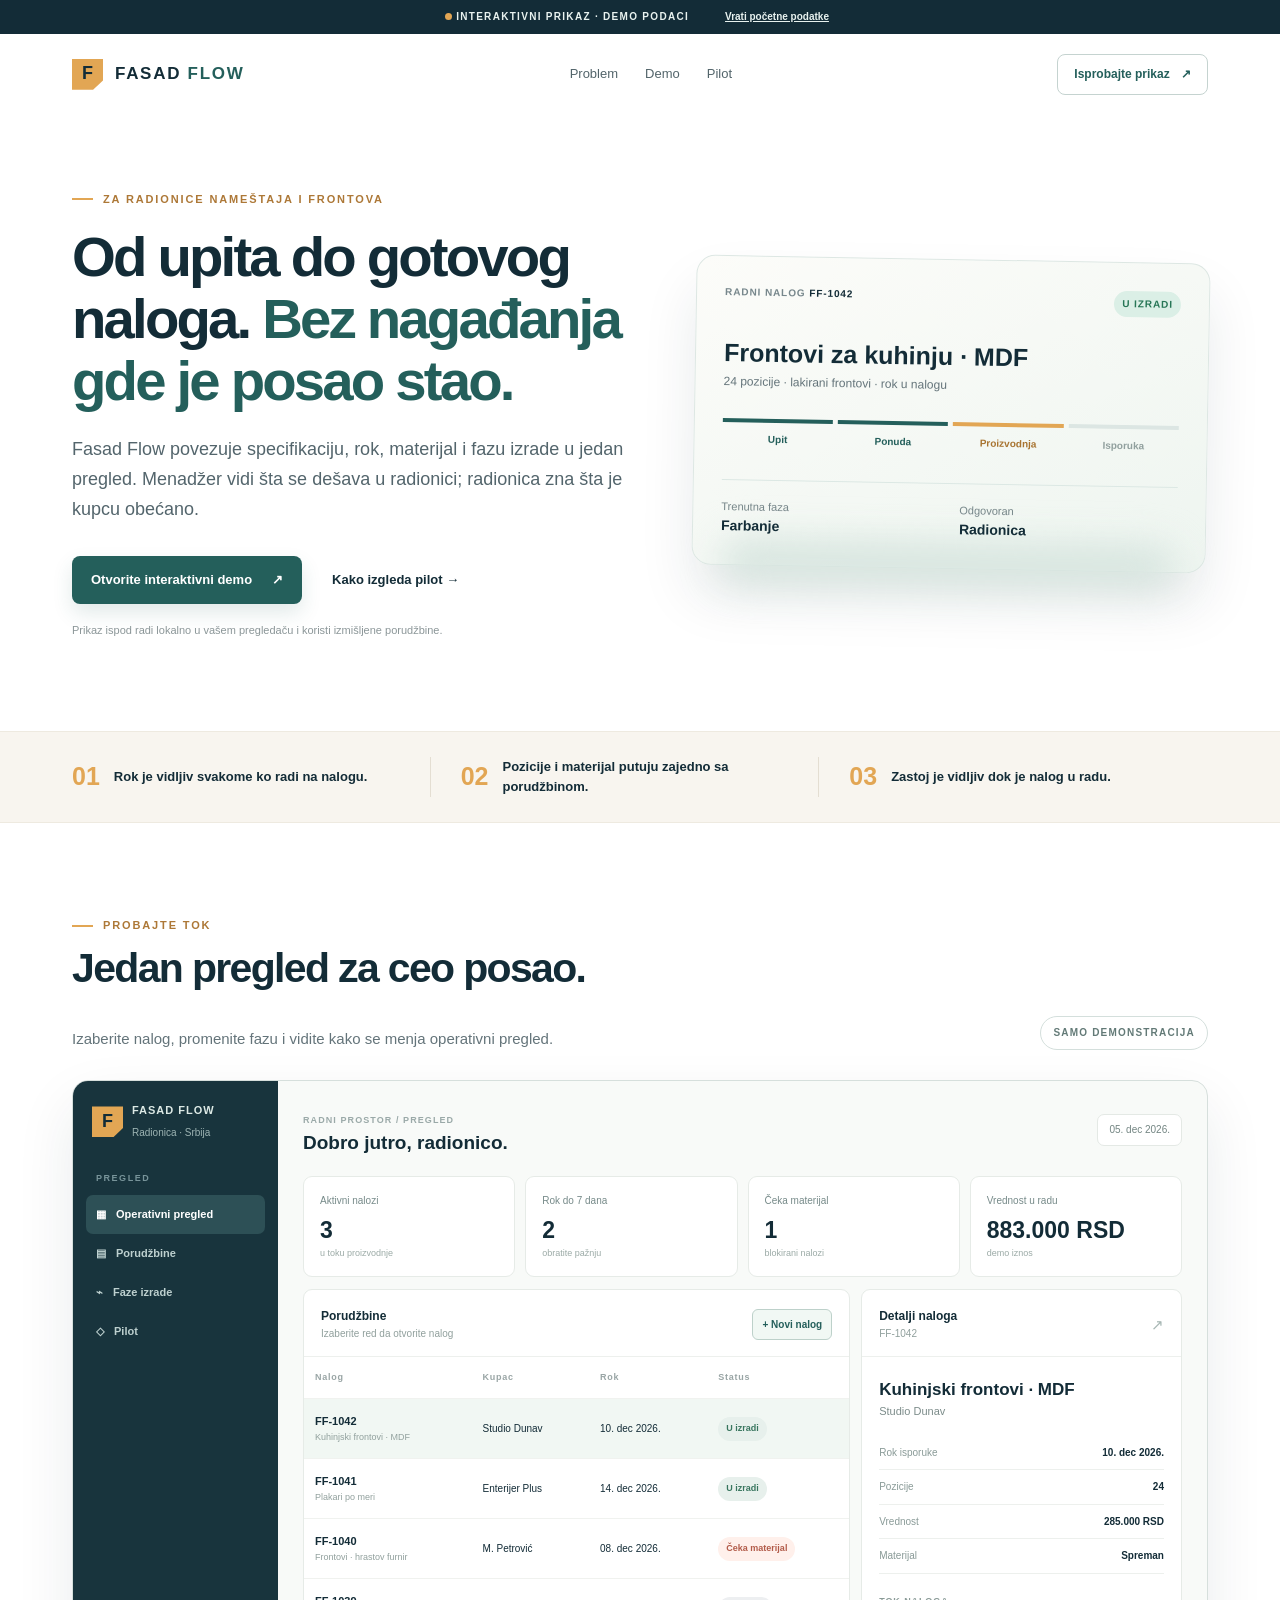
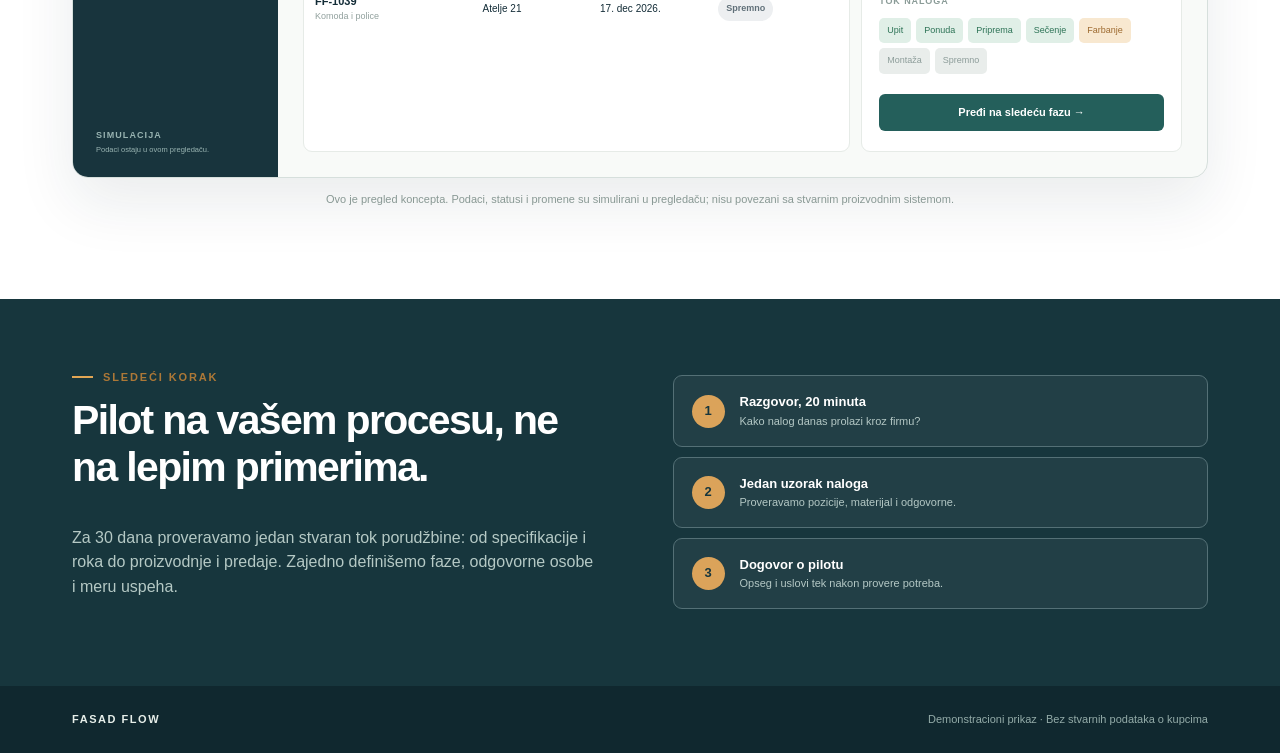
<file: demo/serbia.html>
<!doctype html>
<html lang="sr-Latn">
<head>
  <meta charset="utf-8">
  <meta name="viewport" content="width=device-width, initial-scale=1">
  <meta name="theme-color" content="#132c37">
  <meta name="description" content="Fasad Flow — interaktivni prikaz toka porudžbine za radionice nameštaja i frontova u Srbiji.">
  <title>Fasad Flow · Porudžbine i proizvodnja</title>
  <link rel="icon" href="favicon.svg" type="image/svg+xml">
  <link rel="stylesheet" href="serbia.css">
  <script src="serbia.js" defer></script>
</head>
<body>
  <div class="demo-band"><span><i></i> INTERAKTIVNI PRIKAZ · DEMO PODACI</span><button id="resetDemo" type="button">Vrati početne podatke</button></div>
  <header class="site-header">
    <a class="brand" href="serbia.html" aria-label="Fasad Flow početna"><span class="brand-mark">F</span><span>FASAD <em>FLOW</em></span></a>
    <nav aria-label="Navigacija"><a href="#problem">Problem</a><a href="#demo">Demo</a><a href="#pilot">Pilot</a></nav>
    <a class="header-cta" href="#demo">Isprobajte prikaz <span>↗</span></a>
  </header>
  <main>
    <section class="hero wrap" id="problem">
      <div class="hero-copy"><p class="eyebrow"><span></span> ZA RADIONICE NAMEŠTAJA I FRONTOVA</p><h1>Od upita do gotovog naloga. <span>Bez nagađanja gde je posao stao.</span></h1><p class="hero-lead">Fasad Flow povezuje specifikaciju, rok, materijal i fazu izrade u jedan pregled. Menadžer vidi šta se dešava u radionici; radionica zna šta je kupcu obećano.</p><div class="hero-actions"><a class="button primary" href="#demo">Otvorite interaktivni demo <span>↗</span></a><a class="text-link" href="#pilot">Kako izgleda pilot <span>→</span></a></div><p class="hero-note">Prikaz ispod radi lokalno u vašem pregledaču i koristi izmišljene porudžbine.</p></div>
      <div class="hero-card" aria-label="Tok jednog naloga"><div class="card-top"><span>RADNI NALOG <b>FF-1042</b></span><span class="pulse">U IZRADI</span></div><h2>Frontovi za kuhinju · MDF</h2><p>24 pozicije · lakirani frontovi · rok u nalogu</p><div class="hero-track"><span class="done">Upit</span><span class="done">Ponuda</span><span class="active">Proizvodnja</span><span>Isporuka</span></div><div class="hero-card-foot"><span>Trenutna faza <b>Farbanje</b></span><span>Odgovoran <b>Radionica</b></span></div></div>
    </section>
    <section class="value-strip"><div class="wrap value-grid"><div><b>01</b><span>Rok je vidljiv svakome ko radi na nalogu.</span></div><div><b>02</b><span>Pozicije i materijal putuju zajedno sa porudžbinom.</span></div><div><b>03</b><span>Zastoj je vidljiv dok je nalog u radu.</span></div></div></section>
    <section class="product wrap" id="demo"><div class="section-head"><div><p class="eyebrow"><span></span> PROBAJTE TOK</p><h2>Jedan pregled za ceo posao.</h2><p>Izaberite nalog, promenite fazu i vidite kako se menja operativni pregled.</p></div><span class="demo-label">SAMO DEMONSTRACIJA</span></div>
      <div class="workspace">
        <aside class="workspace-nav"><div class="workspace-brand"><span class="brand-mark">F</span><div><strong>FASAD FLOW</strong><small>Radionica · Srbija</small></div></div><div class="nav-label">PREGLED</div><a class="active" href="#demo">▦ <span>Operativni pregled</span></a><a href="#orders">▤ <span>Porudžbine</span></a><a href="#detail">⌁ <span>Faze izrade</span></a><a href="#pilot">◇ <span>Pilot</span></a><div class="nav-bottom">SIMULACIJA<br><small>Podaci ostaju u ovom pregledaču.</small></div></aside>
        <div class="workspace-main"><div class="workspace-bar"><div><small>RADNI PROSTOR / PREGLED</small><h3>Dobro jutro, radionico.</h3></div><span class="today" id="today"></span></div>
          <div class="metrics"><div><small>Aktivni nalozi</small><strong id="activeCount">0</strong><span>u toku proizvodnje</span></div><div><small>Rok do 7 dana</small><strong id="dueCount">0</strong><span>obratite pažnju</span></div><div><small>Čeka materijal</small><strong id="materialCount">0</strong><span>blokirani nalozi</span></div><div><small>Vrednost u radu</small><strong id="activeValue">0 RSD</strong><span>demo iznos</span></div></div>
          <div class="work-grid"><section class="orders-panel" id="orders"><div class="panel-head"><div><b>Porudžbine</b><small>Izaberite red da otvorite nalog</small></div><button type="button" id="newOrder">+ Novi nalog</button></div><div class="table-scroll"><table><thead><tr><th>Nalog</th><th>Kupac</th><th>Rok</th><th>Status</th></tr></thead><tbody id="orderRows"></tbody></table></div></section>
          <section class="detail-panel" id="detail" aria-live="polite"><div class="panel-head"><div><b>Detalji naloga</b><small id="selectedId">—</small></div><span class="detail-icon">↗</span></div><div id="orderDetail"></div></section></div>
        </div>
      </div>
      <p class="demo-caption">Ovo je pregled koncepta. Podaci, statusi i promene su simulirani u pregledaču; nisu povezani sa stvarnim proizvodnim sistemom.</p>
    </section>
    <section class="pilot" id="pilot"><div class="wrap pilot-grid"><div><p class="eyebrow"><span></span> SLEDEĆI KORAK</p><h2>Pilot na vašem procesu, ne na lepim primerima.</h2><p>Za 30 dana proveravamo jedan stvaran tok porudžbine: od specifikacije i roka do proizvodnje i predaje. Zajedno definišemo faze, odgovorne osobe i meru uspeha.</p></div><div class="pilot-steps"><div><b>1</b><span><strong>Razgovor, 20 minuta</strong><small>Kako nalog danas prolazi kroz firmu?</small></span></div><div><b>2</b><span><strong>Jedan uzorak naloga</strong><small>Proveravamo pozicije, materijal i odgovorne.</small></span></div><div><b>3</b><span><strong>Dogovor o pilotu</strong><small>Opseg i uslovi tek nakon provere potreba.</small></span></div></div></div></section>
  </main>
  <footer><div class="wrap"><strong>FASAD FLOW</strong><span>Demonstracioni prikaz · Bez stvarnih podataka o kupcima</span></div></footer>
  <dialog id="newOrderDialog"><form id="newOrderForm"><div class="dialog-head"><h2>Novi demo nalog</h2><button type="button" id="closeDialog" aria-label="Zatvori">×</button></div><label>Kupac<input name="customer" maxlength="60" required placeholder="Naziv kupca"></label><label>Proizvod<input name="product" maxlength="80" required placeholder="Kuhinjski frontovi"></label><div class="dialog-grid"><label>Rok<input name="due" type="date" required></label><label>Iznos (RSD)<input name="amount" type="number" min="0" max="100000000" step="1" required></label></div><button class="button primary" type="submit">Dodaj nalog</button></form></dialog>
</body>
</html>
</file>
<file: demo/serbia.css>
:root{--navy:#132c37;--teal:#245f5b;--gold:#e2a654;--cream:#f8f5ef;--line:#e6e5df;--muted:#64747a;--red:#b85c4f;--green:#417e68}*{box-sizing:border-box}html{scroll-behavior:smooth}body{margin:0;color:var(--navy);background:#fff;font:15px/1.55 'DM Sans',Arial,sans-serif}button,input{font:inherit}button,a{outline-offset:3px}a{text-decoration:none;color:inherit}.wrap{max-width:1200px;margin:auto;padding:0 32px}.demo-band{display:flex;align-items:center;justify-content:center;gap:30px;height:34px;color:#e8f2ef;background:var(--navy);font-size:10px;font-weight:800;letter-spacing:.13em}.demo-band i{display:inline-block;width:7px;height:7px;border-radius:50%;background:var(--gold)}.demo-band button{border:0;background:none;color:#e8f2ef;cursor:pointer;text-decoration:underline;font-size:10px;letter-spacing:0}.site-header{display:flex;align-items:center;justify-content:space-between;gap:20px;max-width:1200px;margin:auto;padding:20px 32px}.brand{display:flex;align-items:center;gap:12px;font-family:Manrope,Arial,sans-serif;font-size:17px;font-weight:800;letter-spacing:.1em}.brand em{font-style:normal;color:var(--teal)}.brand-mark{display:grid;place-items:center;width:31px;height:31px;background:var(--gold);color:var(--navy);clip-path:polygon(0 0,100% 0,100% 70%,68% 100%,0 100%);font-size:18px;font-weight:800;letter-spacing:0}.site-header nav{display:flex;gap:27px;color:#52646a;font-size:13px}.site-header nav a:hover,.text-link:hover{color:var(--teal)}.header-cta{padding:10px 16px;border:1px solid #c5d3d0;border-radius:8px;color:var(--teal);font-size:12px;font-weight:800}.header-cta span{margin-left:8px}.hero{display:grid;grid-template-columns:1.05fr .95fr;gap:54px;align-items:center;padding-top:76px;padding-bottom:92px}.eyebrow{display:flex;align-items:center;gap:10px;color:#ad7837;font-size:11px;font-weight:800;letter-spacing:.17em}.eyebrow span{width:21px;height:2px;background:var(--gold)}h1,h2,h3,p{margin-top:0}.hero h1{margin:18px 0 24px;font:800 clamp(36px,4.4vw,62px)/1.1 Manrope,Arial,sans-serif;letter-spacing:-.05em}.hero h1 span{color:var(--teal)}.hero-lead{max-width:570px;color:#53656c;font-size:18px;line-height:1.65}.hero-actions{display:flex;align-items:center;gap:30px;margin-top:31px}.button{display:inline-flex;align-items:center;justify-content:space-between;gap:20px;padding:14px 19px;border:0;border-radius:8px;font-size:13px;font-weight:800;cursor:pointer}.button.primary{color:#fff;background:var(--teal);box-shadow:0 9px 20px #245f5b22}.button.primary:hover{background:#194d49}.text-link{font-size:13px;font-weight:800}.hero-note{margin:18px 0 0;color:#8b9698;font-size:11px}.hero-card{position:relative;padding:28px;border:1px solid #dde7e3;border-radius:19px;background:linear-gradient(155deg,#fcfcf9,#eef5f0);box-shadow:0 32px 55px #132c3718;transform:rotate(1deg)}.hero-card:before{content:"";position:absolute;z-index:-1;left:28px;right:28px;bottom:-19px;height:45px;border-radius:30px;background:#d7e5df;filter:blur(18px)}.card-top{display:flex;justify-content:space-between;gap:10px;color:#77878c;font-size:10px;font-weight:800;letter-spacing:.09em}.card-top b{color:var(--navy)}.pulse{padding:5px 8px;border-radius:30px;background:#dbefe6;color:#277656;white-space:nowrap}.hero-card h2{margin:28px 0 5px;font:800 25px Manrope,Arial,sans-serif}.hero-card p{color:var(--muted);font-size:12px}.hero-track{display:grid;grid-template-columns:repeat(4,1fr);gap:5px;margin:28px 0 23px}.hero-track span{padding:9px 3px;border-top:4px solid #dce6e3;color:#91a09e;text-align:center;font-size:10px;font-weight:700}.hero-track span.done{border-color:var(--teal);color:var(--teal)}.hero-track span.active{border-color:var(--gold);color:#a87431}.hero-card-foot{display:flex;gap:20px;padding-top:18px;border-top:1px solid #dce8e4;color:#758588;font-size:11px}.hero-card-foot span{flex:1}.hero-card-foot b{display:block;color:var(--navy);font-size:14px}.value-strip{background:var(--cream);border-block:1px solid #eeeae0}.value-grid{display:grid;grid-template-columns:repeat(3,1fr);gap:30px;padding-top:25px;padding-bottom:25px}.value-grid div{display:flex;align-items:center;gap:14px;padding-right:23px;border-right:1px solid #e4ded2}.value-grid div:last-child{border:0}.value-grid b{color:var(--gold);font:800 25px Manrope,Arial,sans-serif}.value-grid span{max-width:260px;font-size:13px;font-weight:700}.product{padding-top:94px;padding-bottom:90px}.section-head{display:flex;justify-content:space-between;align-items:end;gap:20px;margin-bottom:30px}.section-head h2,.pilot h2{font:800 clamp(28px,3.2vw,43px)/1.16 Manrope,Arial,sans-serif;letter-spacing:-.04em}.section-head p:not(.eyebrow){margin-bottom:0;color:var(--muted)}.demo-label{padding:8px 12px;border:1px solid #d4dfdc;border-radius:100px;color:#637a77;font-size:10px;font-weight:800;letter-spacing:.12em;white-space:nowrap}.workspace{display:grid;grid-template-columns:205px minmax(0,1fr);overflow:hidden;border:1px solid #d6dfdc;border-radius:16px;background:#f8faf8;box-shadow:0 25px 60px #132c3717}.workspace-nav{display:flex;flex-direction:column;padding:21px 13px;background:#18343d;color:#dce9e5}.workspace-brand{display:flex;align-items:center;gap:9px;padding:0 6px 30px}.workspace-brand strong{display:block;font-size:11px;letter-spacing:.09em}.workspace-brand small{color:#9db4b3;font-size:10px}.nav-label{padding:0 10px 9px;color:#78949a;font-size:9px;font-weight:800;letter-spacing:.17em}.workspace-nav a{display:flex;gap:10px;padding:11px 10px;border-radius:7px;color:#bdd0cf;font-size:11px;font-weight:700}.workspace-nav a.active,.workspace-nav a:hover{background:#2d5056;color:white}.nav-bottom{margin-top:auto;padding:25px 10px 0;color:#98b3b1;font-size:9px;font-weight:800;letter-spacing:.12em}.nav-bottom small{font-weight:400;letter-spacing:0}.workspace-main{min-width:0;padding:25px}.workspace-bar{display:flex;justify-content:space-between;align-items:center;gap:10px;margin-bottom:22px}.workspace-bar small{color:#9aa9a8;font-size:9px;font-weight:800;letter-spacing:.12em}.workspace-bar h3{margin:3px 0 0;font:800 19px Manrope,Arial,sans-serif}.today{padding:7px 11px;border:1px solid #e4e9e5;border-radius:7px;background:white;color:#738582;font-size:10px}.metrics{display:grid;grid-template-columns:repeat(4,1fr);gap:10px}.metrics div{min-width:0;padding:16px;border:1px solid #e6ebe7;border-radius:9px;background:#fff}.metrics small,.metrics strong,.metrics span{display:block}.metrics small{color:#768a89;font-size:10px}.metrics strong{margin:8px 0 3px;font:800 23px Manrope,Arial,sans-serif;white-space:nowrap}.metrics span{color:#9baaa6;font-size:9px}.work-grid{display:grid;grid-template-columns:minmax(0,1.45fr) minmax(250px,.85fr);gap:11px;margin-top:12px}.orders-panel,.detail-panel{min-width:0;min-height:340px;border:1px solid #e6ebe7;border-radius:9px;background:#fff}.panel-head{display:flex;justify-content:space-between;align-items:center;gap:10px;padding:17px 17px 14px;border-bottom:1px solid #edf0ed}.panel-head b,.panel-head small{display:block}.panel-head b{font-size:12px}.panel-head small{color:#91a09d;font-size:10px}.panel-head button{padding:7px 9px;border:1px solid #bdd1ca;border-radius:6px;background:#f1f8f4;color:var(--teal);font-size:10px;font-weight:800;cursor:pointer}.detail-icon{color:#a7b7b4}.table-scroll{overflow:auto}table{width:100%;border-collapse:collapse}th,td{padding:14px 11px;text-align:left;white-space:nowrap}th{color:#99a5a5;font-size:9px;font-weight:800;letter-spacing:.08em}td{border-top:1px solid #f0f2ef;font-size:10px}tbody tr{cursor:pointer}tbody tr:hover,tbody tr.selected{background:#f1f7f3}td b{display:block;font-size:11px}td small{display:block;color:#91a09d;font-size:9px}.status{display:inline-block;padding:5px 8px;border-radius:100px;background:#e7f0ec;color:#39765f;font-size:9px;font-weight:800}.status.blocked{background:#fff0eb;color:#b25b49}.status.ready{background:#e9f2f8;color:#497e9b}.status.done{background:#edeff1;color:#607079}.detail-body{padding:20px 17px}.detail-body h4{margin:3px 0;font:800 17px Manrope,Arial,sans-serif}.detail-body p{margin-bottom:16px;color:#7c8c8a;font-size:11px}.detail-line{display:flex;justify-content:space-between;gap:9px;padding:9px 0;border-bottom:1px solid #edf0ed;font-size:10px}.detail-line span{color:#899a97}.detail-line b{text-align:right}.flow-label{margin:21px 0 9px;color:#8a9b97;font-size:9px;font-weight:800;letter-spacing:.1em}.flow-list{display:flex;flex-wrap:wrap;gap:5px}.flow-list span{padding:6px 8px;border-radius:5px;background:#e9edeb;color:#8c9c99;font-size:9px}.flow-list span.passed{background:#e0efe7;color:#2d7356}.flow-list span.current{background:#f8e8d0;color:#9d6a30}.detail-button{width:100%;margin-top:20px;padding:10px;border:0;border-radius:6px;background:var(--teal);color:#fff;font-size:11px;font-weight:800;cursor:pointer}.detail-button:disabled{background:#a8b8b2;cursor:default}.demo-caption{margin:13px 0 0;color:#889894;font-size:11px;text-align:center}.pilot{padding:70px 0;background:#17363d;color:white}.pilot-grid{display:grid;grid-template-columns:1fr 1fr;gap:65px;align-items:center}.pilot p:not(.eyebrow){max-width:525px;color:#b5c9c5;font-size:16px}.pilot-steps{display:grid;gap:10px}.pilot-steps div{display:flex;gap:15px;align-items:center;padding:16px 18px;border:1px solid #547076;border-radius:9px;background:#ffffff0c}.pilot-steps b{display:grid;place-items:center;width:33px;height:33px;border-radius:50%;background:#dba35a;color:#17363d;font-size:13px}.pilot-steps strong,.pilot-steps small{display:block}.pilot-steps strong{font-size:13px}.pilot-steps small{color:#b4c8c5;font-size:11px}footer{background:#10282f;color:#94aca9}footer .wrap{display:flex;justify-content:space-between;gap:15px;padding-top:25px;padding-bottom:25px;font-size:11px}footer strong{color:#e6eee9;letter-spacing:.14em}dialog{width:min(430px,calc(100% - 30px));padding:0;border:0;border-radius:12px;box-shadow:0 30px 80px #132c374d}dialog::backdrop{background:#10282fa8}dialog form{display:grid;gap:12px;padding:24px}.dialog-head{display:flex;justify-content:space-between;align-items:center}.dialog-head h2{margin:0;font:800 19px Manrope,Arial,sans-serif}.dialog-head button{border:0;background:transparent;font-size:24px;cursor:pointer}dialog label{display:grid;gap:5px;color:#637471;font-size:11px;font-weight:700}dialog input{width:100%;padding:10px;border:1px solid #d8e2df;border-radius:6px;color:var(--navy)}.dialog-grid{display:grid;grid-template-columns:1fr 1fr;gap:10px}dialog .button{margin-top:7px}
@media(max-width:1000px){.hero{gap:25px}.metrics{grid-template-columns:repeat(2,1fr)}.work-grid{grid-template-columns:1fr}.detail-panel{min-height:0}.workspace{grid-template-columns:170px minmax(0,1fr)}}
@media(max-width:700px){.wrap{padding-left:18px;padding-right:18px}.site-header{padding:15px 18px}.site-header nav{display:none}.header-cta{display:none}.hero{display:block;padding-top:45px;padding-bottom:60px}.hero h1{font-size:38px}.hero-card{margin-top:50px}.value-grid{grid-template-columns:1fr;gap:10px}.value-grid div{border-right:0;border-bottom:1px solid #e4ded2;padding:9px 0}.value-grid div:last-child{border:0}.product{padding-top:65px;padding-bottom:65px}.section-head{display:block}.demo-label{display:inline-block;margin-top:14px}.workspace{display:block}.workspace-nav{display:none}.workspace-main{padding:14px}.pilot-grid{grid-template-columns:1fr;gap:25px}.hero-actions{gap:18px;flex-wrap:wrap}footer .wrap{display:block}footer span{display:block;margin-top:7px}}
@media(max-width:420px){.demo-band{gap:7px;font-size:8px}.demo-band button{font-size:8px}.hero h1{font-size:32px}.hero-lead{font-size:15px}.metrics{gap:5px}.metrics div{padding:10px}.metrics strong{font-size:17px}.today{display:none}.dialog-grid{grid-template-columns:1fr}}
@media(prefers-reduced-motion:reduce){html{scroll-behavior:auto}}
</file>
